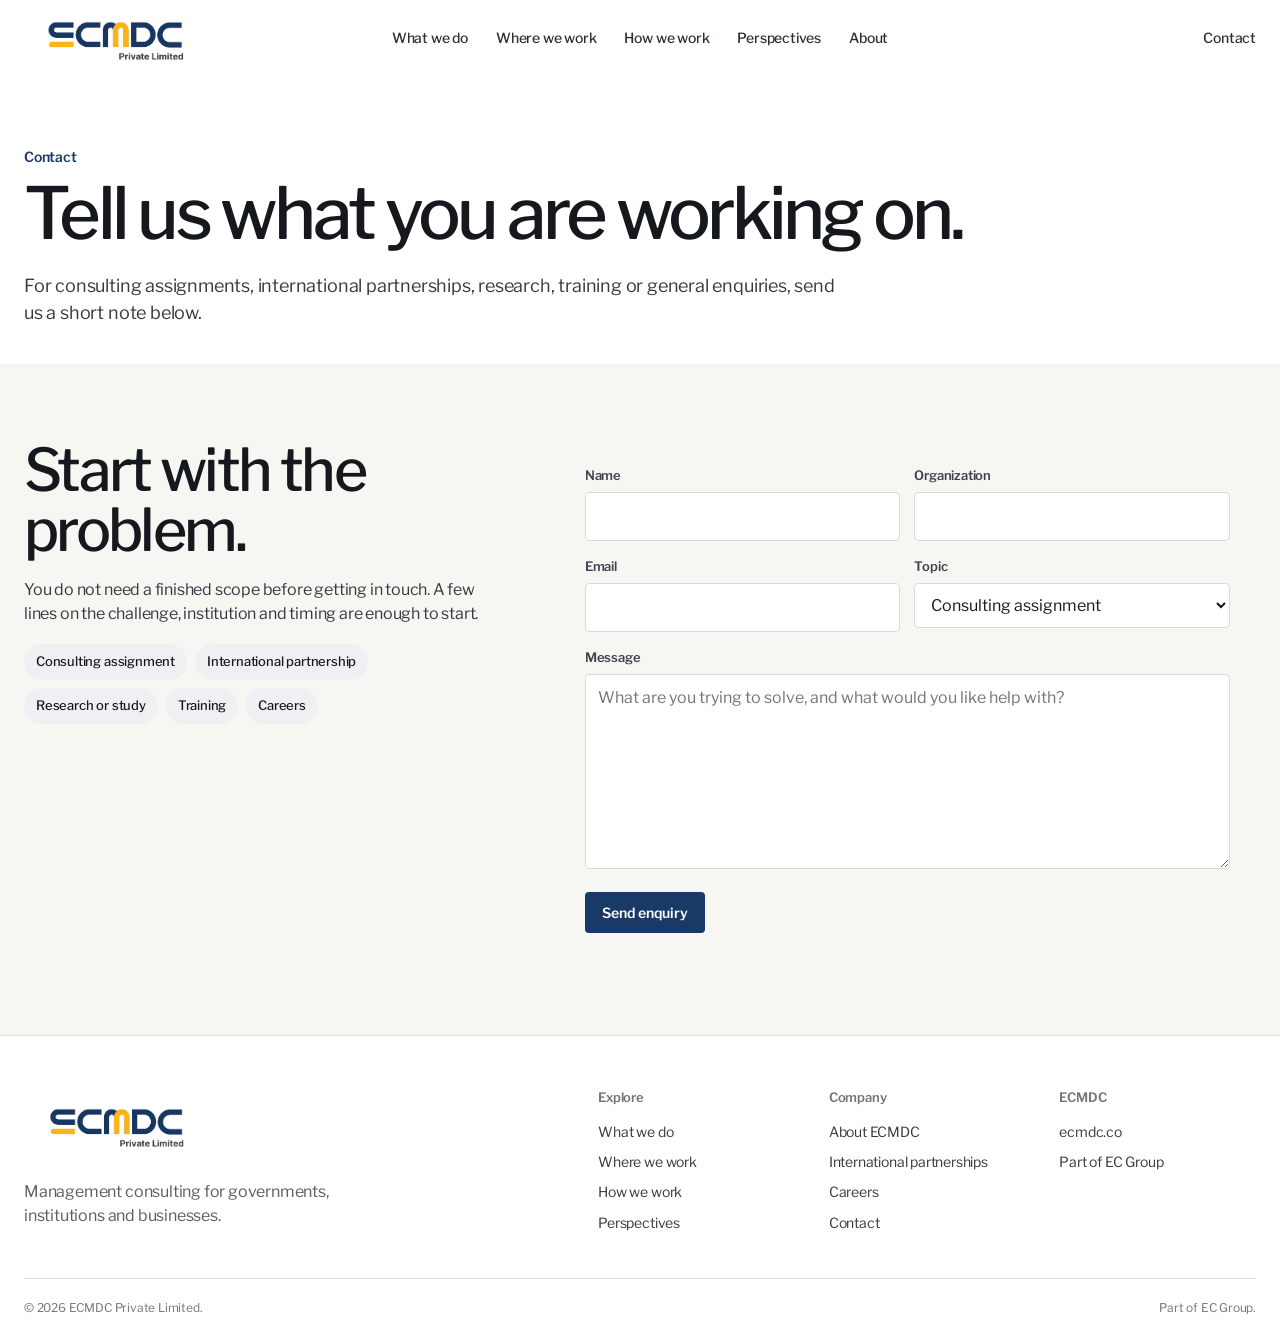
<file: contact.html>
<!doctype html><html lang="en"><head><meta charset="utf-8"><meta name="viewport" content="width=device-width,initial-scale=1"><link rel="canonical" href="https://ecmdc.co/contact.html"><meta name="description" content="Contact ECMDC about consulting assignments, partnerships, research, training or careers."><title>Contact | ECMDC</title><link rel="preconnect" href="https://fonts.googleapis.com"><link rel="preconnect" href="https://fonts.gstatic.com" crossorigin><link href="https://fonts.googleapis.com/css2?family=Libre+Franklin:wght@400;500;600;700&display=swap" rel="stylesheet"><link rel="stylesheet" href="styles.css"></head><body><header class="site-header"><div class="nav-shell"><a class="brand" href="index.html" aria-label="ECMDC home"><img src="assets/ecmdc-logo.png" alt="ECMDC Private Limited"></a><nav class="desktop-nav" aria-label="Primary navigation"><a href="what-we-do.html" class="">What we do</a><a href="where-we-work.html" class="">Where we work</a><a href="how-we-work.html" class="">How we work</a><a href="perspectives.html" class="">Perspectives</a><a href="about.html" class="">About</a></nav><div class="nav-actions"><a class="contact-link" href="contact.html">Contact</a><button class="menu-button" type="button" aria-label="Open menu" aria-expanded="false" aria-controls="mobileMenu"><span></span><span></span></button></div></div><div class="mobile-menu" id="mobileMenu" aria-hidden="true"><nav><a href="what-we-do.html">What we do</a><a href="where-we-work.html">Where we work</a><a href="how-we-work.html">How we work</a><a href="perspectives.html">Perspectives</a><a href="about.html">About</a><a href="contact.html">Contact</a></nav></div></header><main>
<section class="page-hero compact"><div class="shell hero-grid"><div><p class="eyebrow">Contact</p><h1>Tell us what you are working on.</h1><p class="lead">For consulting assignments, international partnerships, research, training or general enquiries, send us a short note below.</p></div></div></section>
<section class="section off"><div class="shell contact-wrap"><div class="contact-copy"><h2>Start with the problem.</h2><p>You do not need a finished scope before getting in touch. A few lines on the challenge, institution and timing are enough to start.</p><div class="pill-row"><span class="pill">Consulting assignment</span><span class="pill">International partnership</span><span class="pill">Research or study</span><span class="pill">Training</span><span class="pill">Careers</span></div></div><form class="contact-form" data-demo-form><div class="form-row"><label><span>Name</span><input required name="name" autocomplete="name"></label><label><span>Organization</span><input name="organization" autocomplete="organization"></label></div><div class="form-row"><label><span>Email</span><input required type="email" name="email" autocomplete="email"></label><label><span>Topic</span><select name="topic"><option>Consulting assignment</option><option>International partnership</option><option>Research or study</option><option>Training and capacity building</option><option>Careers</option><option>General enquiry</option></select></label></div><label><span>Message</span><textarea required name="message" rows="7" placeholder="What are you trying to solve, and what would you like help with?"></textarea></label><button class="button button-primary" type="submit">Send enquiry</button><p class="form-status"></p></form></div></section></main><footer class="site-footer"><div class="footer-top"><div class="footer-brand"><span class="footer-logo-plate"><img src="assets/ecmdc-logo.png" alt="ECMDC Private Limited"></span><p>Management consulting for governments, institutions and businesses.</p></div><div class="footer-links"><div><h3>Explore</h3><a href="what-we-do.html">What we do</a><a href="where-we-work.html">Where we work</a><a href="how-we-work.html">How we work</a><a href="perspectives.html">Perspectives</a></div><div><h3>Company</h3><a href="about.html">About ECMDC</a><a href="international-partnerships.html">International partnerships</a><a href="careers.html">Careers</a><a href="contact.html">Contact</a></div><div><h3>ECMDC</h3><a href="https://ecmdc.co">ecmdc.co</a><a href="about.html">Part of EC Group</a></div></div></div><div class="footer-bottom"><span>© 2026 ECMDC Private Limited.</span><span>Part of EC Group.</span></div></footer><script src="script.js"></script></body></html>
</file>
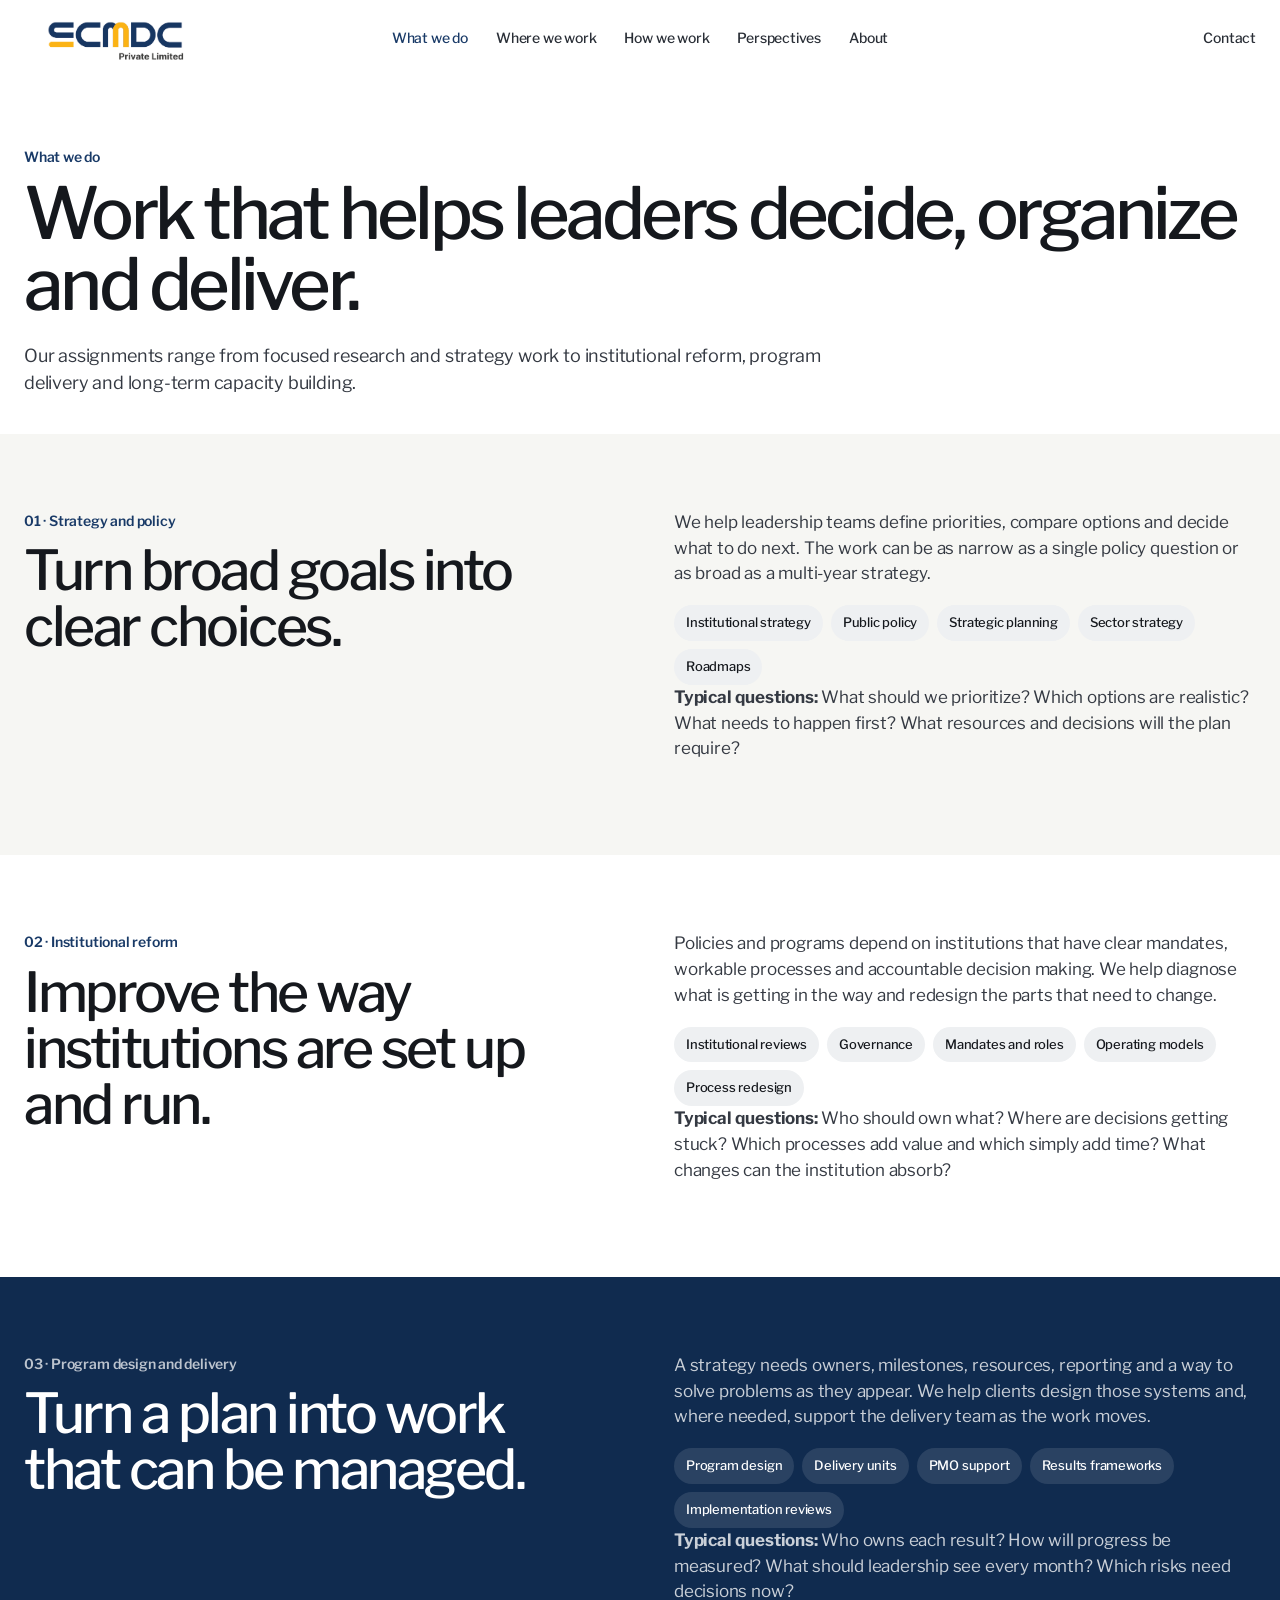
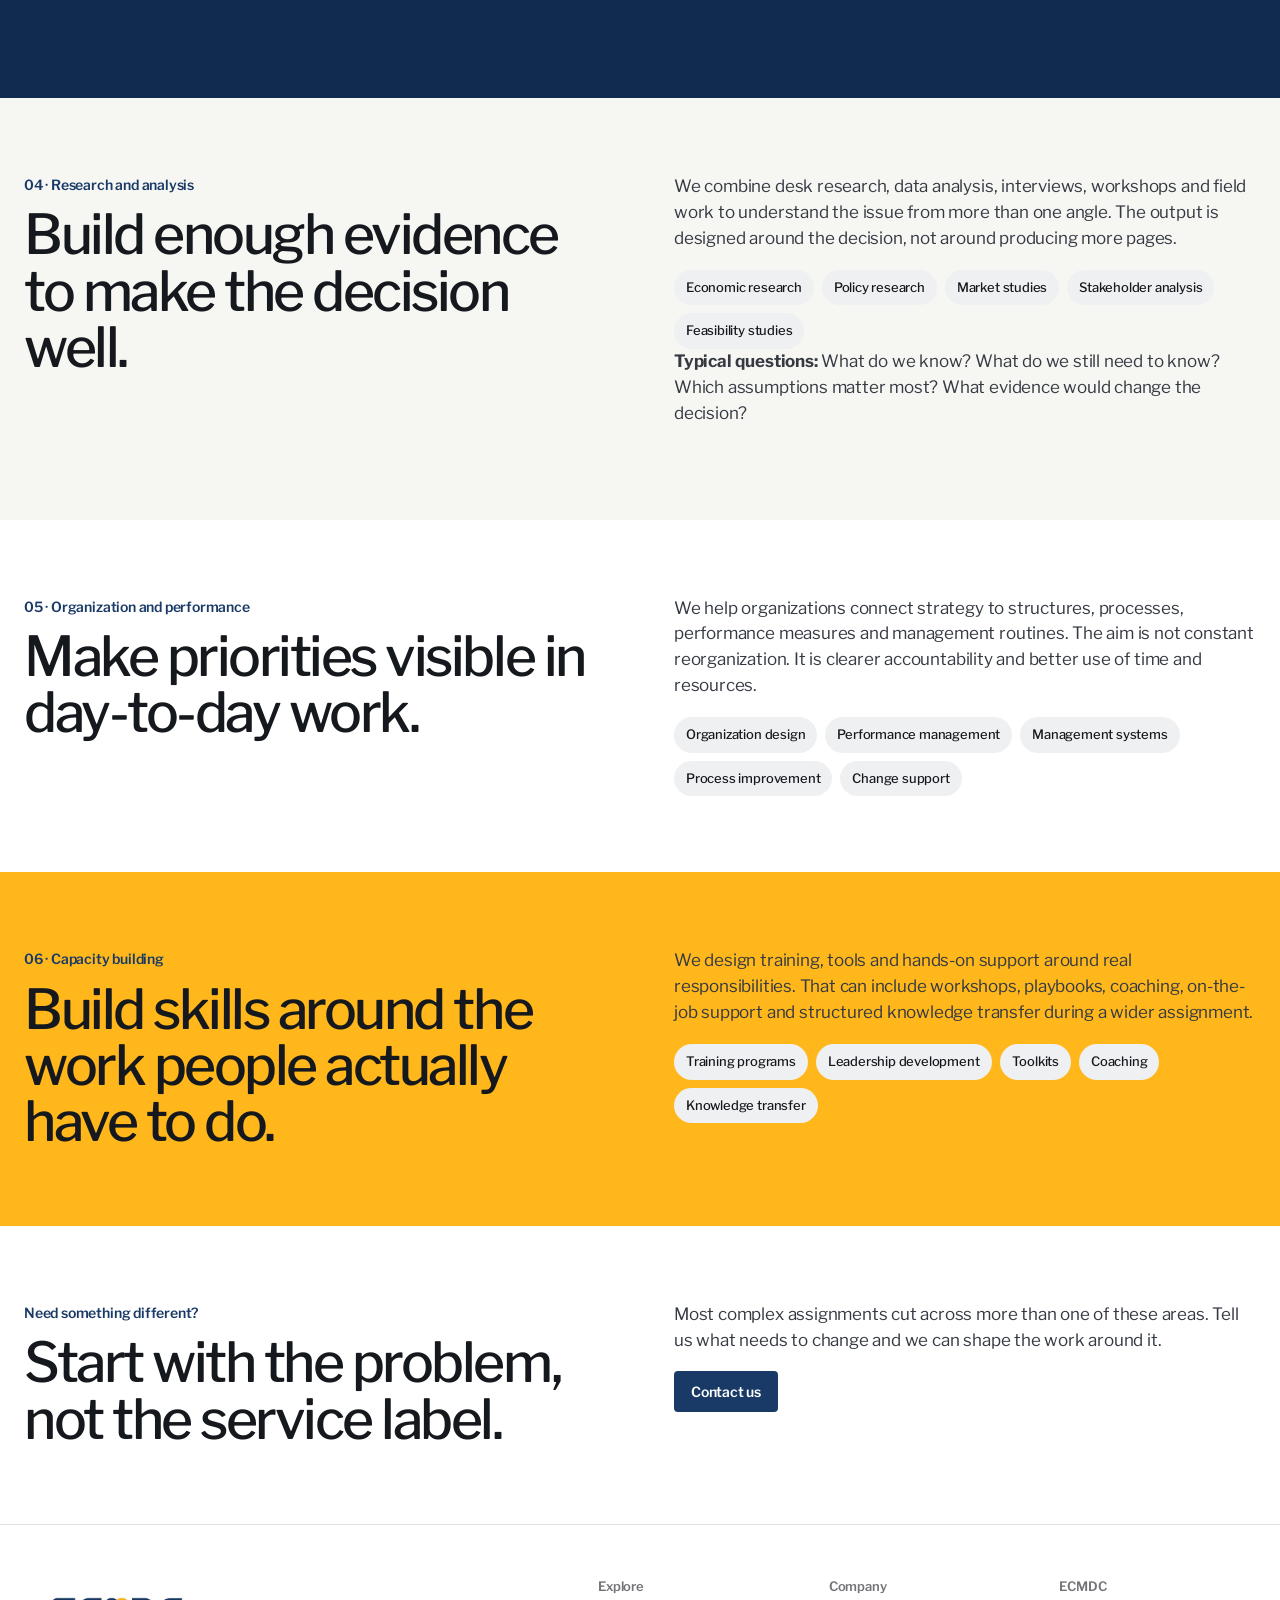
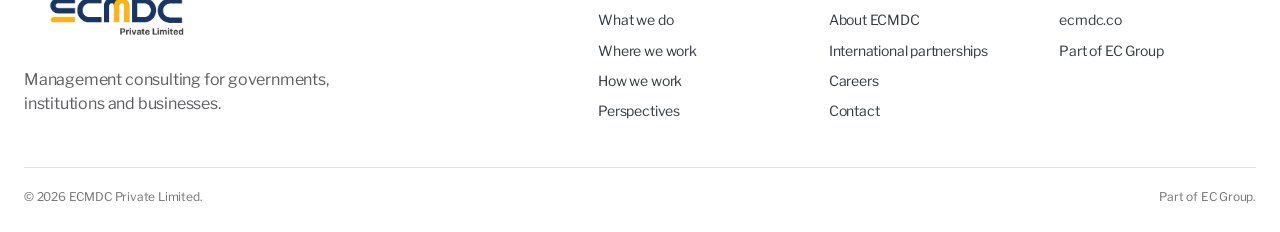
<file: what-we-do.html>
<!doctype html><html lang="en"><head><meta charset="utf-8"><meta name="viewport" content="width=device-width,initial-scale=1"><link rel="canonical" href="https://ecmdc.co/what-we-do.html"><meta name="description" content="Explore ECMDC consulting services across strategy, policy, institutional reform, program delivery, research, organization and capacity building."><title>What We Do | ECMDC</title><link rel="preconnect" href="https://fonts.googleapis.com"><link rel="preconnect" href="https://fonts.gstatic.com" crossorigin><link href="https://fonts.googleapis.com/css2?family=Libre+Franklin:wght@400;500;600;700&display=swap" rel="stylesheet"><link rel="stylesheet" href="styles.css"></head><body><header class="site-header"><div class="nav-shell"><a class="brand" href="index.html" aria-label="ECMDC home"><img src="assets/ecmdc-logo.png" alt="ECMDC Private Limited"></a><nav class="desktop-nav" aria-label="Primary navigation"><a href="what-we-do.html" class="current">What we do</a><a href="where-we-work.html" class="">Where we work</a><a href="how-we-work.html" class="">How we work</a><a href="perspectives.html" class="">Perspectives</a><a href="about.html" class="">About</a></nav><div class="nav-actions"><a class="contact-link" href="contact.html">Contact</a><button class="menu-button" type="button" aria-label="Open menu" aria-expanded="false" aria-controls="mobileMenu"><span></span><span></span></button></div></div><div class="mobile-menu" id="mobileMenu" aria-hidden="true"><nav><a href="what-we-do.html">What we do</a><a href="where-we-work.html">Where we work</a><a href="how-we-work.html">How we work</a><a href="perspectives.html">Perspectives</a><a href="about.html">About</a><a href="contact.html">Contact</a></nav></div></header><main>
<section class="page-hero compact"><div class="shell hero-grid"><div><p class="eyebrow">What we do</p><h1>Work that helps leaders decide, organize and deliver.</h1><p class="lead">Our assignments range from focused research and strategy work to institutional reform, program delivery and long-term capacity building.</p></div></div></section>
<section class="section off" id="strategy"><div class="shell split"><div><p class="eyebrow">01 · Strategy and policy</p><h2>Turn broad goals into clear choices.</h2></div><div class="prose"><p>We help leadership teams define priorities, compare options and decide what to do next. The work can be as narrow as a single policy question or as broad as a multi-year strategy.</p><div class="pill-row"><span class="pill">Institutional strategy</span><span class="pill">Public policy</span><span class="pill">Strategic planning</span><span class="pill">Sector strategy</span><span class="pill">Roadmaps</span></div><p><strong>Typical questions:</strong> What should we prioritize? Which options are realistic? What needs to happen first? What resources and decisions will the plan require?</p></div></div></section>
<section class="section" id="institutions"><div class="shell split"><div><p class="eyebrow">02 · Institutional reform</p><h2>Improve the way institutions are set up and run.</h2></div><div class="prose"><p>Policies and programs depend on institutions that have clear mandates, workable processes and accountable decision making. We help diagnose what is getting in the way and redesign the parts that need to change.</p><div class="pill-row"><span class="pill">Institutional reviews</span><span class="pill">Governance</span><span class="pill">Mandates and roles</span><span class="pill">Operating models</span><span class="pill">Process redesign</span></div><p><strong>Typical questions:</strong> Who should own what? Where are decisions getting stuck? Which processes add value and which simply add time? What changes can the institution absorb?</p></div></div></section>
<section class="section navy" id="programs"><div class="shell split"><div><p class="eyebrow light">03 · Program design and delivery</p><h2>Turn a plan into work that can be managed.</h2></div><div class="prose"><p>A strategy needs owners, milestones, resources, reporting and a way to solve problems as they appear. We help clients design those systems and, where needed, support the delivery team as the work moves.</p><div class="pill-row"><span class="pill">Program design</span><span class="pill">Delivery units</span><span class="pill">PMO support</span><span class="pill">Results frameworks</span><span class="pill">Implementation reviews</span></div><p><strong>Typical questions:</strong> Who owns each result? How will progress be measured? What should leadership see every month? Which risks need decisions now?</p></div></div></section>
<section class="section off" id="research"><div class="shell split"><div><p class="eyebrow">04 · Research and analysis</p><h2>Build enough evidence to make the decision well.</h2></div><div class="prose"><p>We combine desk research, data analysis, interviews, workshops and field work to understand the issue from more than one angle. The output is designed around the decision, not around producing more pages.</p><div class="pill-row"><span class="pill">Economic research</span><span class="pill">Policy research</span><span class="pill">Market studies</span><span class="pill">Stakeholder analysis</span><span class="pill">Feasibility studies</span></div><p><strong>Typical questions:</strong> What do we know? What do we still need to know? Which assumptions matter most? What evidence would change the decision?</p></div></div></section>
<section class="section" id="organization"><div class="shell split"><div><p class="eyebrow">05 · Organization and performance</p><h2>Make priorities visible in day-to-day work.</h2></div><div class="prose"><p>We help organizations connect strategy to structures, processes, performance measures and management routines. The aim is not constant reorganization. It is clearer accountability and better use of time and resources.</p><div class="pill-row"><span class="pill">Organization design</span><span class="pill">Performance management</span><span class="pill">Management systems</span><span class="pill">Process improvement</span><span class="pill">Change support</span></div></div></div></section>
<section class="section yellow" id="capacity"><div class="shell split"><div><p class="eyebrow">06 · Capacity building</p><h2>Build skills around the work people actually have to do.</h2></div><div class="prose"><p>We design training, tools and hands-on support around real responsibilities. That can include workshops, playbooks, coaching, on-the-job support and structured knowledge transfer during a wider assignment.</p><div class="pill-row"><span class="pill">Training programs</span><span class="pill">Leadership development</span><span class="pill">Toolkits</span><span class="pill">Coaching</span><span class="pill">Knowledge transfer</span></div></div></div></section>
<section class="section"><div class="shell split"><div><p class="eyebrow">Need something different?</p><h2>Start with the problem, not the service label.</h2></div><div class="prose"><p>Most complex assignments cut across more than one of these areas. Tell us what needs to change and we can shape the work around it.</p><a class="button button-primary" href="contact.html">Contact us</a></div></div></section></main><footer class="site-footer"><div class="footer-top"><div class="footer-brand"><span class="footer-logo-plate"><img src="assets/ecmdc-logo.png" alt="ECMDC Private Limited"></span><p>Management consulting for governments, institutions and businesses.</p></div><div class="footer-links"><div><h3>Explore</h3><a href="what-we-do.html">What we do</a><a href="where-we-work.html">Where we work</a><a href="how-we-work.html">How we work</a><a href="perspectives.html">Perspectives</a></div><div><h3>Company</h3><a href="about.html">About ECMDC</a><a href="international-partnerships.html">International partnerships</a><a href="careers.html">Careers</a><a href="contact.html">Contact</a></div><div><h3>ECMDC</h3><a href="https://ecmdc.co">ecmdc.co</a><a href="about.html">Part of EC Group</a></div></div></div><div class="footer-bottom"><span>© 2026 ECMDC Private Limited.</span><span>Part of EC Group.</span></div></footer><script src="script.js"></script></body></html>
</file>
<file: styles.css>
:root{
  --navy:#193a67;--navy-deep:#102b4f;--yellow:#ffb71b;--ink:#15181d;--text:#343942;--muted:#69717c;
  --white:#fff;--off:#f6f6f3;--soft-blue:#eaf1f7;--soft-yellow:#fff2cb;--line:rgba(21,24,29,.13);
  --max:1380px;--radius:18px;--shadow:0 18px 55px rgba(16,43,79,.12)
}
*{box-sizing:border-box}html{scroll-behavior:smooth}body{margin:0;font-family:"Libre Franklin","Helvetica Neue",Arial,sans-serif;color:var(--ink);background:#fff;font-size:16px;line-height:1.52;letter-spacing:-.012em;-webkit-font-smoothing:antialiased}img{display:block;max-width:100%}a{color:inherit;text-decoration:none}button,input,textarea,select{font:inherit}button{cursor:pointer}.shell{width:min(calc(100% - 48px),var(--max));margin-inline:auto}
.site-header{position:sticky;top:0;z-index:50;background:rgba(255,255,255,.96);backdrop-filter:blur(18px)}.nav-shell{width:min(calc(100% - 48px),var(--max));height:76px;margin:auto;display:grid;grid-template-columns:220px 1fr 220px;align-items:center;gap:24px}.brand{display:inline-flex;align-items:center;width:188px;padding:7px 9px;background:#fff}.brand img{width:100%}.desktop-nav{display:flex;justify-content:center;gap:28px}.desktop-nav a,.contact-link{font-size:14px;font-weight:500;color:#292e36}.desktop-nav a:hover,.desktop-nav a.current,.contact-link:hover{color:var(--navy)}.nav-actions{display:flex;justify-content:flex-end;align-items:center;gap:18px}.menu-button{width:38px;height:38px;border:0;border-radius:50%;background:var(--navy);display:none;position:relative}.menu-button span{position:absolute;width:15px;height:1.5px;background:#fff;left:11.5px}.menu-button span:first-child{top:14px}.menu-button span:last-child{top:22px}.menu-button.open span:first-child{top:18px;transform:rotate(45deg)}.menu-button.open span:last-child{top:18px;transform:rotate(-45deg)}.mobile-menu{display:none}
.eyebrow{margin:0 0 12px;font-size:14px;font-weight:600;color:var(--navy)}.eyebrow.light{color:rgba(255,255,255,.72)}h1,h2,h3,p{margin-top:0}.hero{padding:70px 0 38px;overflow:hidden}.hero-copy{width:min(calc(100% - 48px),930px);margin:0 auto 48px;text-align:center}.hero h1,.page-hero h1{margin:0;font-size:clamp(50px,6.2vw,90px);line-height:.98;letter-spacing:-.052em;font-weight:500}.hero-intro,.page-hero .lead{max-width:720px;margin:24px auto 0;color:var(--text);font-size:18px;line-height:1.5}.hero-stage{position:relative;width:min(100%,1660px);margin:auto;min-height:470px}.feature-track{display:grid;grid-template-columns:minmax(230px,.72fr) minmax(500px,1.35fr) minmax(230px,.72fr);gap:24px;align-items:center;width:calc(100% + 180px);margin-left:-90px}.feature-card{overflow:hidden;position:relative;border-radius:20px;background:#e9e9e7;box-shadow:var(--shadow)}.feature-card img{width:100%;height:100%;object-fit:cover}.side-card{height:330px}.active-card{height:470px}.side-card:after,.active-card:after{content:"";position:absolute;inset:0;background:linear-gradient(to top,rgba(9,18,31,.72),rgba(9,18,31,0) 58%)}.feature-card-copy{position:absolute;left:24px;right:24px;bottom:22px;color:#fff;z-index:2}.feature-card-copy span,.feature-panel span{font-size:13px;font-weight:600}.feature-card-copy h3{margin:7px 0 0;max-width:340px;font-size:24px;line-height:1.12;letter-spacing:-.028em;font-weight:500}.feature-panel{position:absolute;z-index:2;left:24px;right:24px;bottom:24px;max-width:540px;padding:22px 24px;border-radius:16px;background:rgba(255,255,255,.95);backdrop-filter:blur(8px)}.feature-panel span{color:var(--navy)}.feature-panel h2{margin:7px 0 10px;font-size:clamp(25px,2.1vw,36px);line-height:1.05;letter-spacing:-.038em;font-weight:500}.feature-panel p{margin:0;color:var(--text);font-size:14px}.slider-control{position:absolute;top:50%;transform:translateY(-50%);z-index:5;width:46px;height:46px;display:flex;align-items:center;justify-content:center;border-radius:5px;border:1px solid rgba(16,43,79,.14);background:rgba(255,255,255,.97);color:var(--navy-deep);box-shadow:0 5px 20px rgba(16,43,79,.13);transition:.18s}.slider-control svg{width:20px;height:20px;fill:none;stroke:currentColor;stroke-width:1.7;stroke-linecap:round;stroke-linejoin:round}.slider-control:hover{background:var(--navy-deep);color:#fff;border-color:var(--navy-deep)}.slider-control.previous{left:30px}.slider-control.next{right:30px}.topic-pills{width:min(calc(100% - 48px),930px);margin:30px auto 0;display:flex;flex-wrap:wrap;justify-content:center;gap:9px}.topic-pills a{padding:9px 15px;border-radius:999px;background:#f2f3f4;font-size:13px;font-weight:500}.topic-pills a:hover{background:var(--navy);color:#fff}
.page-hero{padding:70px 0 52px}.page-hero .hero-grid{display:grid;grid-template-columns:minmax(0,1.05fr) minmax(360px,.8fr);gap:64px;align-items:end}.page-hero h1{font-size:clamp(52px,5.6vw,82px)}.page-hero .lead{margin:22px 0 0;max-width:760px}.page-hero-media{height:430px;border-radius:20px;overflow:hidden;background:var(--off)}.page-hero-media img{width:100%;height:100%;object-fit:cover}.page-hero.compact{padding-bottom:38px}.page-hero.compact .hero-grid{grid-template-columns:1fr}.page-hero.compact .lead{max-width:830px}.page-hero.navy{background:var(--navy-deep);color:#fff}.page-hero.navy .lead{color:rgba(255,255,255,.78)}
.section{padding:76px 0}.section.off{background:var(--off)}.section.navy{background:var(--navy-deep);color:#fff}.section.yellow{background:var(--yellow)}.section-heading{display:grid;grid-template-columns:1fr .72fr;gap:70px;align-items:end;margin-bottom:38px}.section-heading h2,.split h2{margin:0;font-size:clamp(38px,4.3vw,62px);line-height:1.02;letter-spacing:-.045em;font-weight:500}.section-heading>p{margin:0;color:var(--text);max-width:560px}.section.navy .section-heading>p{color:rgba(255,255,255,.72)}.split{display:grid;grid-template-columns:1fr 1fr;gap:68px;align-items:start}.prose{max-width:720px}.prose p{color:var(--text);font-size:17px}.section.navy .prose p{color:rgba(255,255,255,.78)}.text-link{display:inline-block;margin-top:8px;font-weight:600;color:var(--navy);font-size:14px}.section.navy .text-link{color:#fff}.button{display:inline-flex;align-items:center;justify-content:center;min-height:40px;padding:9px 16px;border-radius:4px;border:1px solid transparent;font-size:14px;font-weight:600}.button-primary{background:var(--navy);color:#fff}.button-primary:hover{background:var(--navy-deep)}.button-light{background:#fff;color:var(--navy-deep)}.button-outline{border-color:rgba(25,58,103,.24);color:var(--navy);background:#fff}.button-outline:hover{background:var(--navy);color:#fff}
.card-grid{display:grid;grid-template-columns:repeat(3,1fr);gap:16px}.info-card{background:#fff;border-radius:16px;padding:28px;min-height:300px}.off .info-card{background:#fff}.info-card .num{font-size:13px;font-weight:600;color:var(--navy)}.info-card h3{margin:48px 0 12px;font-size:28px;line-height:1.08;letter-spacing:-.03em;font-weight:500}.info-card p{margin:0;color:var(--text)}.info-card ul{margin:18px 0 0;padding-left:18px;color:var(--text)}.info-card li+li{margin-top:6px}.link-card{display:flex;flex-direction:column}.link-card .text-link{margin-top:auto;padding-top:24px}.navy-card{background:var(--navy);color:#fff}.navy-card p,.navy-card ul{color:rgba(255,255,255,.78)}.yellow-card{background:var(--soft-yellow)}
.feature-grid{display:grid;grid-template-columns:1.35fr .65fr;gap:16px}.feature-block{border-radius:18px;overflow:hidden;min-height:430px;position:relative;background:var(--off)}.feature-block img{width:100%;height:100%;object-fit:cover}.feature-overlay{position:absolute;inset:0;background:linear-gradient(to top,rgba(11,23,40,.82),rgba(11,23,40,.1) 65%)}.feature-copy{position:absolute;z-index:2;left:30px;right:30px;bottom:28px;color:#fff}.feature-copy h3{font-size:38px;line-height:1.03;letter-spacing:-.04em;font-weight:500;margin:8px 0 10px}.feature-copy p{max-width:680px;margin:0;color:rgba(255,255,255,.8)}
.list-grid{display:grid;grid-template-columns:1fr 1fr;gap:16px}.list-panel{border-radius:16px;background:#fff;padding:28px}.list-panel h3{font-size:28px;line-height:1.08;letter-spacing:-.03em;font-weight:500;margin-bottom:12px}.list-panel p{color:var(--text)}.list-panel ul{padding-left:18px;color:var(--text);margin-bottom:0}.list-panel li+li{margin-top:7px}.principles{display:grid;grid-template-columns:repeat(5,1fr);gap:10px}.principle{padding:22px;border-radius:14px;background:#fff;min-height:180px}.principle strong{display:block;font-size:20px;margin-bottom:10px}.principle span{color:var(--text);font-size:14px}
.steps{display:grid;grid-template-columns:repeat(4,1fr);gap:14px}.step{background:#fff;border-radius:16px;padding:28px;min-height:260px}.step span{color:var(--navy);font-weight:600;font-size:14px}.step h3{margin:58px 0 10px;font-size:27px;line-height:1.08;letter-spacing:-.03em;font-weight:500}.step p{margin:0;color:var(--text)}
.article-grid{display:grid;grid-template-columns:repeat(3,1fr);gap:16px}.article-card{border-radius:16px;overflow:hidden;background:var(--off);display:flex;flex-direction:column}.article-card img{height:250px;width:100%;object-fit:cover}.article-card .copy{padding:24px;display:flex;flex-direction:column;flex:1}.article-card .meta{font-size:13px;font-weight:600;color:var(--navy)}.article-card h3{font-size:27px;line-height:1.1;letter-spacing:-.032em;font-weight:500;margin:10px 0 12px}.article-card p{color:var(--text);margin-bottom:20px}.article-card .text-link{margin-top:auto}.article-shell{width:min(calc(100% - 48px),900px);margin:auto}.article-hero{padding:70px 0 42px}.article-hero h1{font-size:clamp(48px,5.7vw,78px);line-height:1;letter-spacing:-.05em;font-weight:500;margin:0}.article-hero .dek{font-size:20px;color:var(--text);max-width:760px;margin:24px 0 0}.article-meta{margin-top:22px;font-size:14px;color:var(--muted)}.article-media{height:480px;border-radius:18px;overflow:hidden;margin:22px 0 48px}.article-media img{width:100%;height:100%;object-fit:cover}.article-body{font-size:18px;line-height:1.65}.article-body h2{font-size:38px;line-height:1.08;letter-spacing:-.035em;font-weight:500;margin:48px 0 18px}.article-body h3{font-size:26px;font-weight:500;letter-spacing:-.025em;margin:34px 0 12px}.article-body p{color:#2f343c}.article-body ul{padding-left:20px;color:#2f343c}.article-body li+li{margin-top:7px}.article-callout{margin:38px 0;padding:28px;border-radius:14px;background:var(--soft-yellow);font-size:22px;line-height:1.35;letter-spacing:-.02em}
.statements{display:grid;grid-template-columns:repeat(2,1fr);gap:16px}.statement{border-radius:16px;background:var(--off);padding:30px}.statement h3{font-size:30px;line-height:1.08;letter-spacing:-.035em;font-weight:500;margin:0 0 12px}.statement p{color:var(--text);margin:0}.pill-row{display:flex;flex-wrap:wrap;gap:8px;margin-top:18px}.pill{background:#eef0f2;border-radius:999px;padding:8px 12px;font-size:13px;font-weight:500}.section.navy .pill{background:rgba(255,255,255,.11);color:#fff}
.contact-wrap{display:grid;grid-template-columns:.8fr 1.2fr;gap:70px}.contact-copy h2{font-size:clamp(42px,4.6vw,64px);line-height:1.02;letter-spacing:-.045em;font-weight:500;margin:0 0 18px}.contact-copy p{color:var(--text);max-width:470px}.contact-form{background:var(--off);padding:26px;border-radius:16px}.form-row{display:grid;grid-template-columns:1fr 1fr;gap:14px}label{display:block;margin-bottom:16px}label span{display:block;font-size:13px;font-weight:600;margin-bottom:7px;color:#3d444d}input,textarea,select{width:100%;border:1px solid rgba(21,24,29,.16);background:#fff;border-radius:5px;padding:11px 12px;color:var(--ink);outline:none}input:focus,textarea:focus,select:focus{border-color:var(--navy);box-shadow:0 0 0 3px rgba(25,58,103,.08)}textarea{resize:vertical}.form-note{font-size:12px;color:var(--muted);margin:12px 0 0}.form-status{display:none;margin-top:12px;font-size:14px;color:var(--navy)}.form-status.show{display:block}
.site-footer{background:#fff;color:var(--ink);padding:52px 0 26px;border-top:1px solid var(--line)}.footer-top{width:min(calc(100% - 48px),var(--max));margin:auto;display:grid;grid-template-columns:1.15fr 1.5fr;gap:70px}.footer-logo-plate{display:inline-flex;background:#fff;padding:9px 11px;width:190px}.footer-logo-plate img{width:100%}.footer-brand p{max-width:360px;margin:18px 0 0;color:rgba(21,24,29,.7)}.footer-links{display:grid;grid-template-columns:repeat(3,1fr);gap:34px}.footer-links h3{font-size:13px;font-weight:600;margin:0 0 13px;color:rgba(21,24,29,.6)}.footer-links a{display:block;font-size:14px;margin:9px 0;color:var(--text)}.footer-bottom{width:min(calc(100% - 48px),var(--max));margin:36px auto 0;padding-top:20px;border-top:1px solid var(--line);display:flex;justify-content:space-between;gap:20px;color:rgba(21,24,29,.6);font-size:12px}
@media(max-width:1050px){.nav-shell{grid-template-columns:200px 1fr 150px}.desktop-nav{gap:18px}.desktop-nav a{font-size:13px}.page-hero .hero-grid,.split,.contact-wrap{grid-template-columns:1fr;gap:34px}.page-hero-media{height:380px}.card-grid{grid-template-columns:repeat(2,1fr)}.principles{grid-template-columns:repeat(3,1fr)}.steps{grid-template-columns:repeat(2,1fr)}.article-grid{grid-template-columns:repeat(2,1fr)}.footer-top{grid-template-columns:1fr;gap:40px}}
@media(max-width:820px){.nav-shell{height:70px;grid-template-columns:1fr auto;width:min(calc(100% - 32px),var(--max))}.brand{width:170px}.desktop-nav,.contact-link{display:none}.menu-button{display:block}.mobile-menu{position:fixed;left:0;right:0;top:70px;background:#fff;padding:16px;box-shadow:0 18px 40px rgba(16,43,79,.12)}.mobile-menu.open{display:block}.mobile-menu a{display:block;padding:13px 8px;font-size:17px}.hero{padding-top:52px}.hero-copy{width:min(calc(100% - 32px),930px);margin-bottom:34px}.hero h1,.page-hero h1{font-size:clamp(45px,13vw,64px)}.hero-intro{font-size:17px}.hero-stage{min-height:392px}.feature-track{width:calc(100% + 560px);margin-left:-280px;grid-template-columns:270px minmax(330px,1fr) 270px;gap:13px}.active-card{height:392px}.side-card{height:260px}.feature-panel{left:14px;right:14px;bottom:14px;padding:17px}.feature-panel h2{font-size:26px}.feature-panel p{display:none}.slider-control{width:40px;height:40px}.slider-control.previous{left:12px}.slider-control.next{right:12px}.topic-pills{justify-content:flex-start;flex-wrap:nowrap;overflow-x:auto;padding-bottom:5px}.topic-pills a{white-space:nowrap}.shell,.footer-top,.footer-bottom{width:min(calc(100% - 32px),var(--max))}.section,.page-hero{padding-top:58px;padding-bottom:60px}.section-heading{grid-template-columns:1fr;gap:16px}.feature-grid{grid-template-columns:1fr}.feature-block{min-height:360px}.card-grid,.article-grid,.list-grid,.statements{grid-template-columns:1fr}.principles{grid-template-columns:1fr 1fr}.steps{grid-template-columns:1fr}.step{min-height:0}.step h3{margin-top:34px}.form-row{grid-template-columns:1fr;gap:0}.footer-links{grid-template-columns:1fr 1fr}.article-shell{width:min(calc(100% - 32px),900px)}.article-media{height:330px}}
@media(max-width:520px){.principles,.footer-links{grid-template-columns:1fr}.page-hero-media{height:300px}.feature-copy h3{font-size:31px}.section-heading h2,.split h2{font-size:40px}.info-card h3{margin-top:30px}.footer-bottom{flex-direction:column}}
</file>
